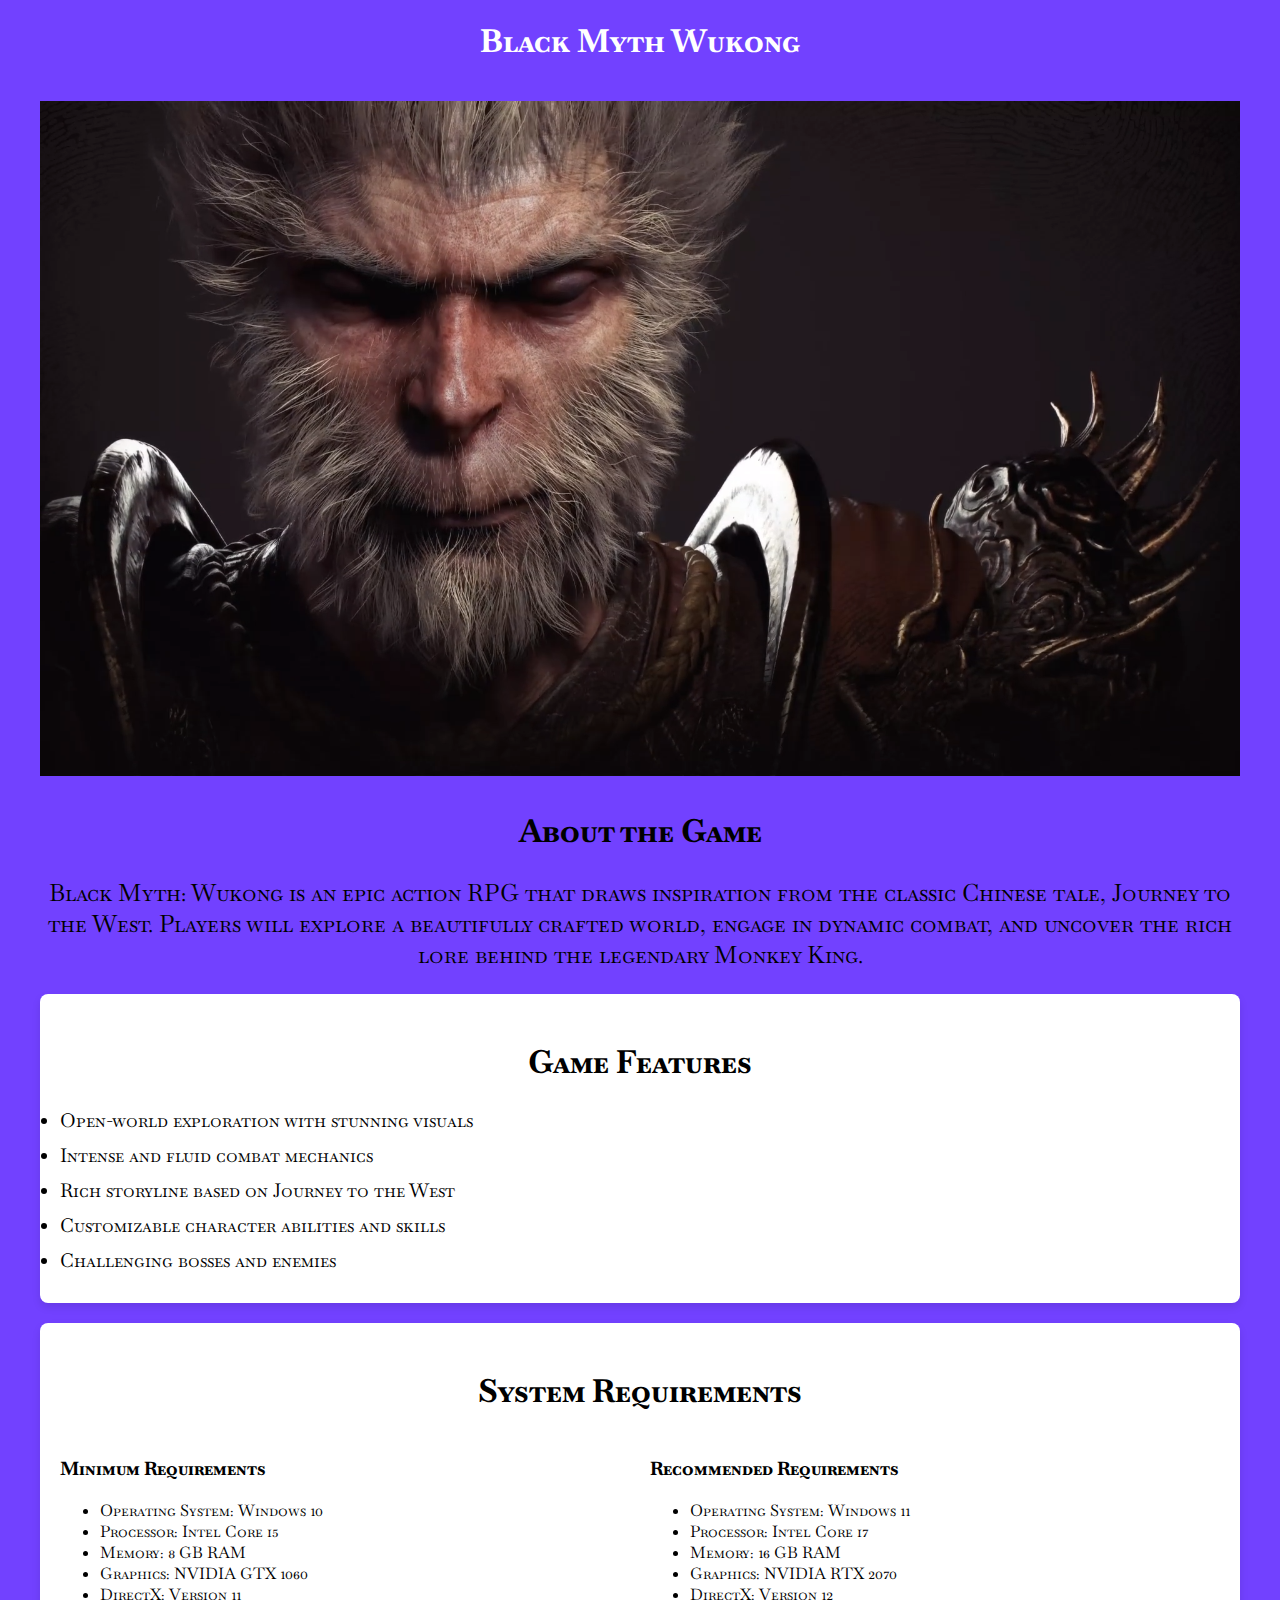
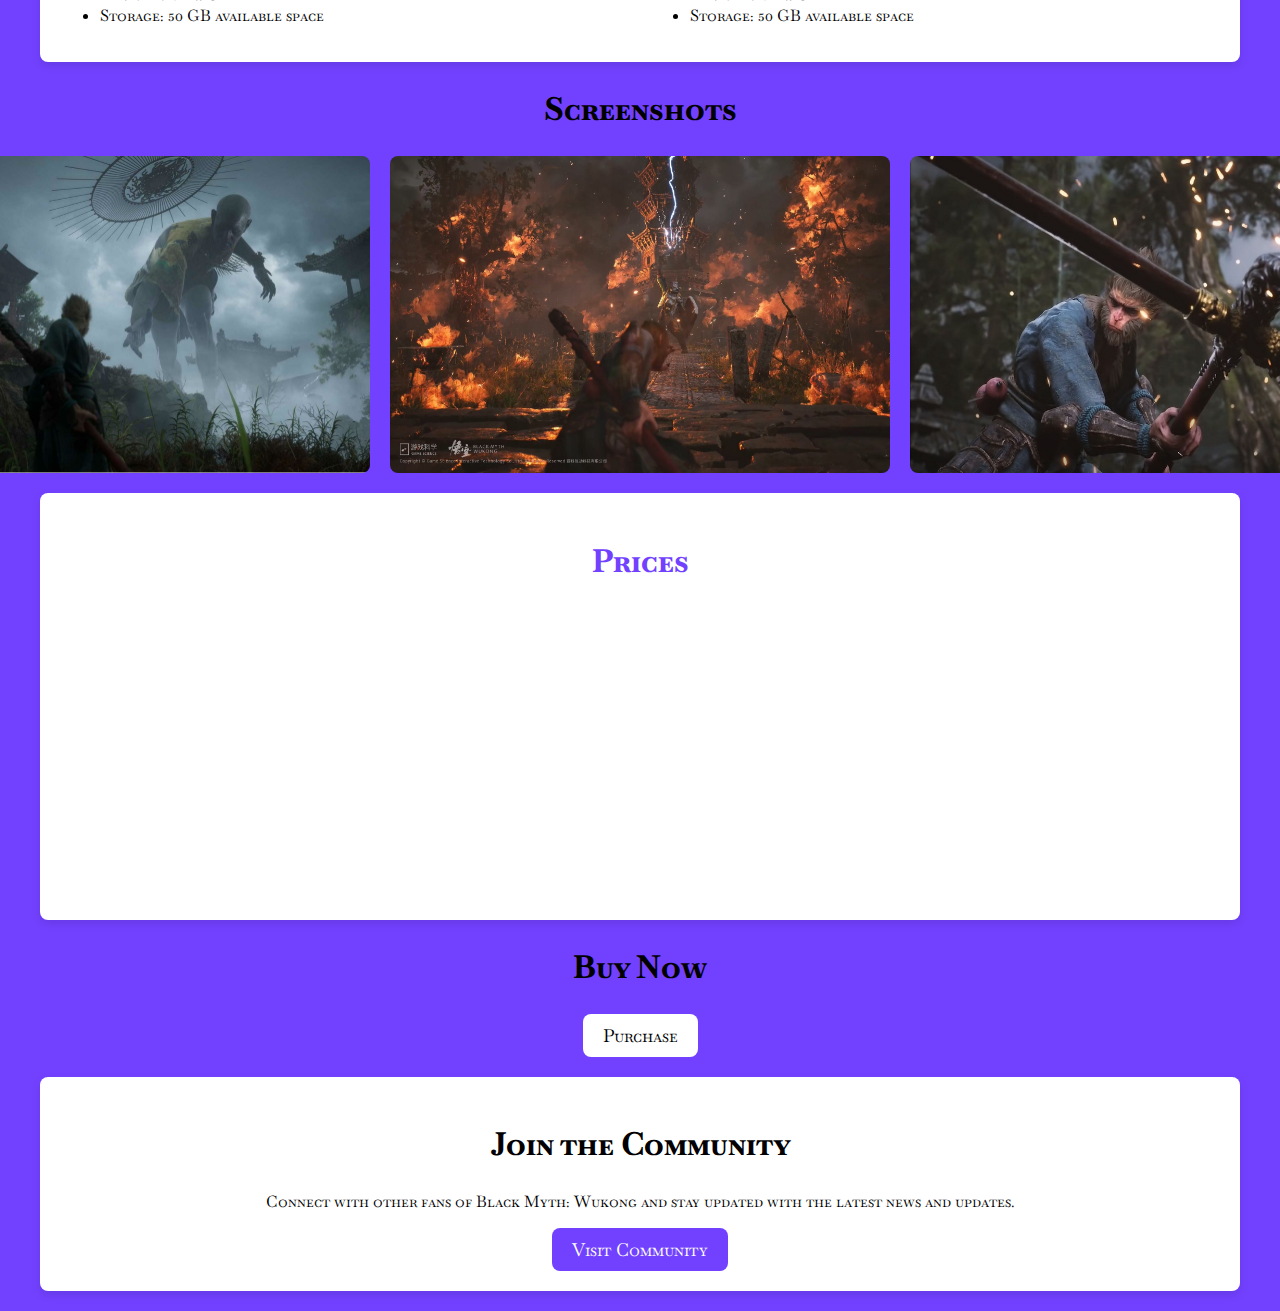
<file: black.html>
<!DOCTYPE html>
<html lang="en">
<head>
    <meta charset="UTF-8">
    <meta name="viewport" content="width=, initial-scale=1.0">
    <link rel="stylesheet" href="./black.css">
    <link rel="preconnect" href="https://fonts.googleapis.com">
    <link rel="preconnect" href="https://fonts.gstatic.com" crossorigin>
    <link href="https://fonts.googleapis.com/css2?family=Baskervville+SC&display=swap" rel="stylesheet">
    <title>Black Myth Wukong</title>
</head>
<body>
    <header>
        <h1>Black Myth Wukong</h1>
    </header>
    
    <main>
        <section class="game-info">
            <img src="./wp8221247-black-myth-wukong-wallpapers.png" alt="Black Myth Wukong Logo" class="game-logo">
            <h2>About the Game</h2>
            <p>Black Myth: Wukong is an epic action RPG that draws inspiration from the classic Chinese tale, Journey to the West. Players will explore a beautifully crafted world, engage in dynamic combat, and uncover the rich lore behind the legendary Monkey King.</p>
        </section>

        <section class="features">
            <h2>Game Features</h2>
            <ul>
                <li>Open-world exploration with stunning visuals</li>
                <li>Intense and fluid combat mechanics</li>
                <li>Rich storyline based on Journey to the West</li>
                <li>Customizable character abilities and skills</li>
                <li>Challenging bosses and enemies</li>
            </ul>
        </section>

        <section class="system-requirements">
            <h2>System Requirements</h2>
            <div class="requirements">
                <div class="requirements-column">
                    <h3>Minimum Requirements</h3>
                    <ul>
                        <li>Operating System: Windows 10</li>
                        <li>Processor: Intel Core i5</li>
                        <li>Memory: 8 GB RAM</li>
                        <li>Graphics: NVIDIA GTX 1060</li>
                        <li>DirectX: Version 11</li>
                        <li>Storage: 50 GB available space</li>
                    </ul>
                </div>
                <div class="requirements-column">
                    <h3>Recommended Requirements</h3>
                    <ul>
                        <li>Operating System: Windows 11</li>
                        <li>Processor: Intel Core i7</li>
                        <li>Memory: 16 GB RAM</li>
                        <li>Graphics: NVIDIA RTX 2070</li>
                        <li>DirectX: Version 12</li>
                        <li>Storage: 50 GB available space</li>
                    </ul>
                </div>
            </div>
        </section>

        <section class="screenshots">
            <h2>Screenshots</h2>
            <div class="screenshot-gallery">
                <img src="./wp8221241-black-myth-wukong-wallpapers.jpg" alt="Screenshot 1">
                <img src="./wp8221255-black-myth-wukong-wallpapers.jpg" alt="Screenshot 2">
                <img src="./wp8221416-black-myth-wukong-wallpapers.jpg" alt="Screenshot 3">
            </div>
        </section>

        <section class="prices">
            <h2>Prices</h2>
            <div class="price-options">
                <div class="price-card">
                    <h3>Standard Edition</h3>
                    <p>Includes the base game.</p>
                    <p class="price">$49.99</p>
                    <a href="#" class="buy-button2">Buy Standard</a>
                </div>
                <div class="price-card">
                    <h3>Deluxe Edition</h3>
                    <p>Includes the base game, exclusive in-game items, and digital soundtrack.</p>
                    <p class="price">$69.99</p>
                    <a href="#" class="buy-button2">Buy Deluxe</a>
                </div>
                <div class="price-card">
                    <h3>Collector's Edition</h3>
                    <p>Includes the base game, all deluxe content, artbook, and a special figure.</p>
                    <p class="price">$99.99</p>
                    <a href="#" class="buy-button2">Buy Collector's</a>
                </div>
            </div>
        </section>
        

        <section class="buy-options">
            <h2>Buy Now</h2>
            <a href="./login .html" class="buy-button">Purchase</a>
        </section>

        <section class="community">
            <h2>Join the Community</h2>
            <p>Connect with other fans of Black Myth: Wukong and stay updated with the latest news and updates.</p>
            <a href="#" class="community-button">Visit Community</a>
        </section>
    </main>

</body>
</html>
</file>
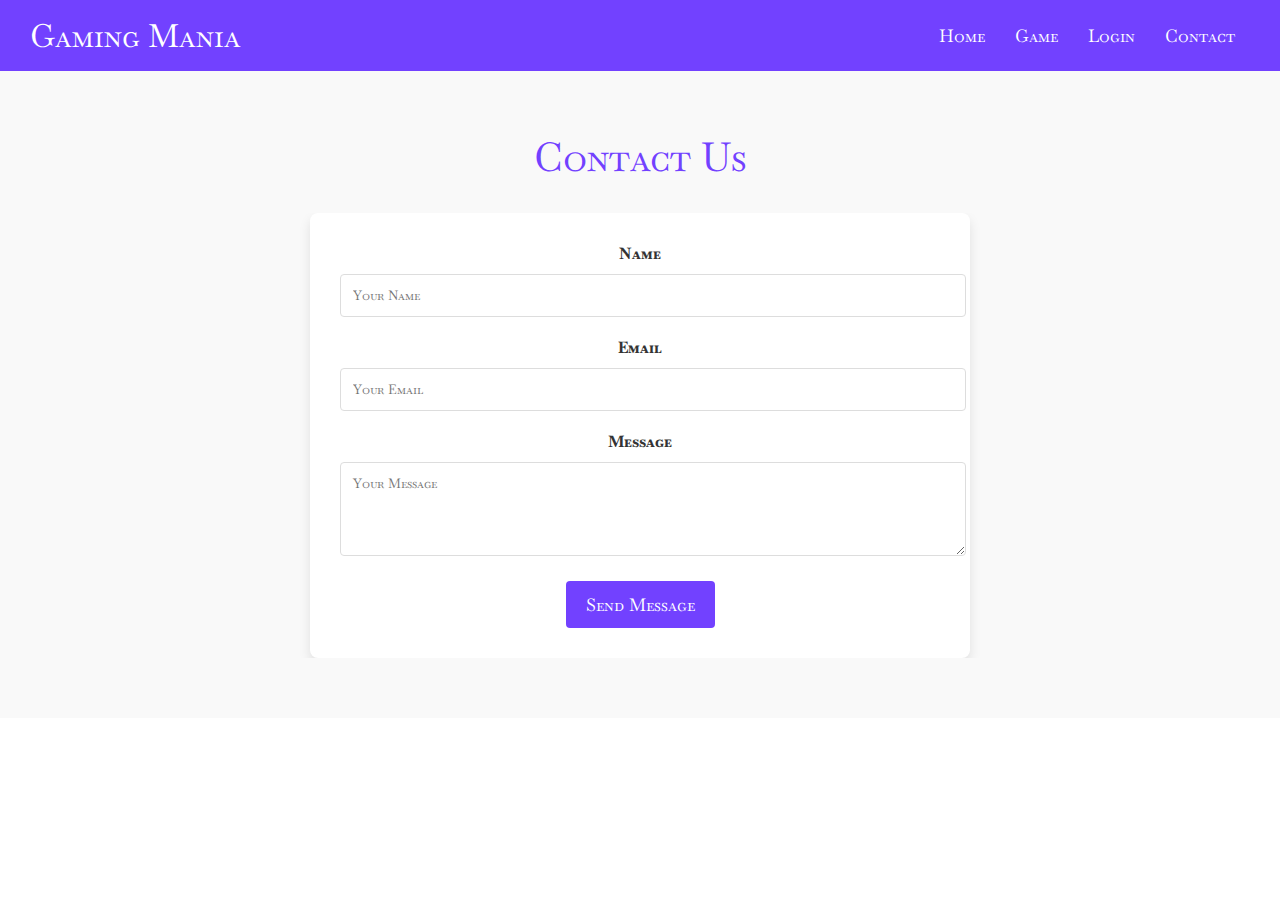
<file: contact.html>
<!DOCTYPE html>
<html lang="en">
<head>
    <meta charset="UTF-8">
    <meta name="viewport" content="width=device-width, initial-scale=1.0">
    <title>Gaming-Mania</title>
    <link rel="preconnect" href="https://fonts.googleapis.com">
    <link rel="preconnect" href="https://fonts.gstatic.com" crossorigin>
    <link href="https://fonts.googleapis.com/css2?family=Baskervville+SC&display=swap" rel="stylesheet">
    <link rel="stylesheet" href="./contact.css">
</head>
<body>
     <!-- header section -->
     
     <nav class="navbar">
        <div class="brand-title">Gaming Mania</div>
        <a href="javascript:void(0);" class="toggle-button">
            <span class="bar"></span>
            <span class="bar"></span>
            <span class="bar"></span>
        </a>
        <div class="navbar-links">
            <ul>
                <li><a href="./index.html">Home</a></li>
                <li><a href="#featured">Game</a></li>
                <li><a href="./login.html">Login</a></li>
                <li><a href="./contact.html">Contact</a></li>
                </li>
            </ul>
        </div>
    </nav>

    <main>
        <section class="contact-section">
            <h1>Contact Us</h1>
            <div class="contact-container">
                <form class="contact-form">
                    <label for="name">Name</label>
                    <input type="text" id="name" name="name" placeholder="Your Name" required>

                    <label for="email">Email</label>
                    <input type="email" id="email" name="email" placeholder="Your Email" required>

                    <label for="message">Message</label>
                    <textarea id="message" name="message" placeholder="Your Message" rows="4" required></textarea>

                    <button type="submit">Send Message</button>
                </form>
            </div>
        </section>
    </main>

    <script>
        // Toggle button functionality
        const toggleButton = document.querySelector('.toggle-button');
        const navbarLinks = document.querySelector('.navbar-links');

        toggleButton.addEventListener('click', () => {
            navbarLinks.classList.toggle('active');
        });
    </script>
</body>
</html>
</file>
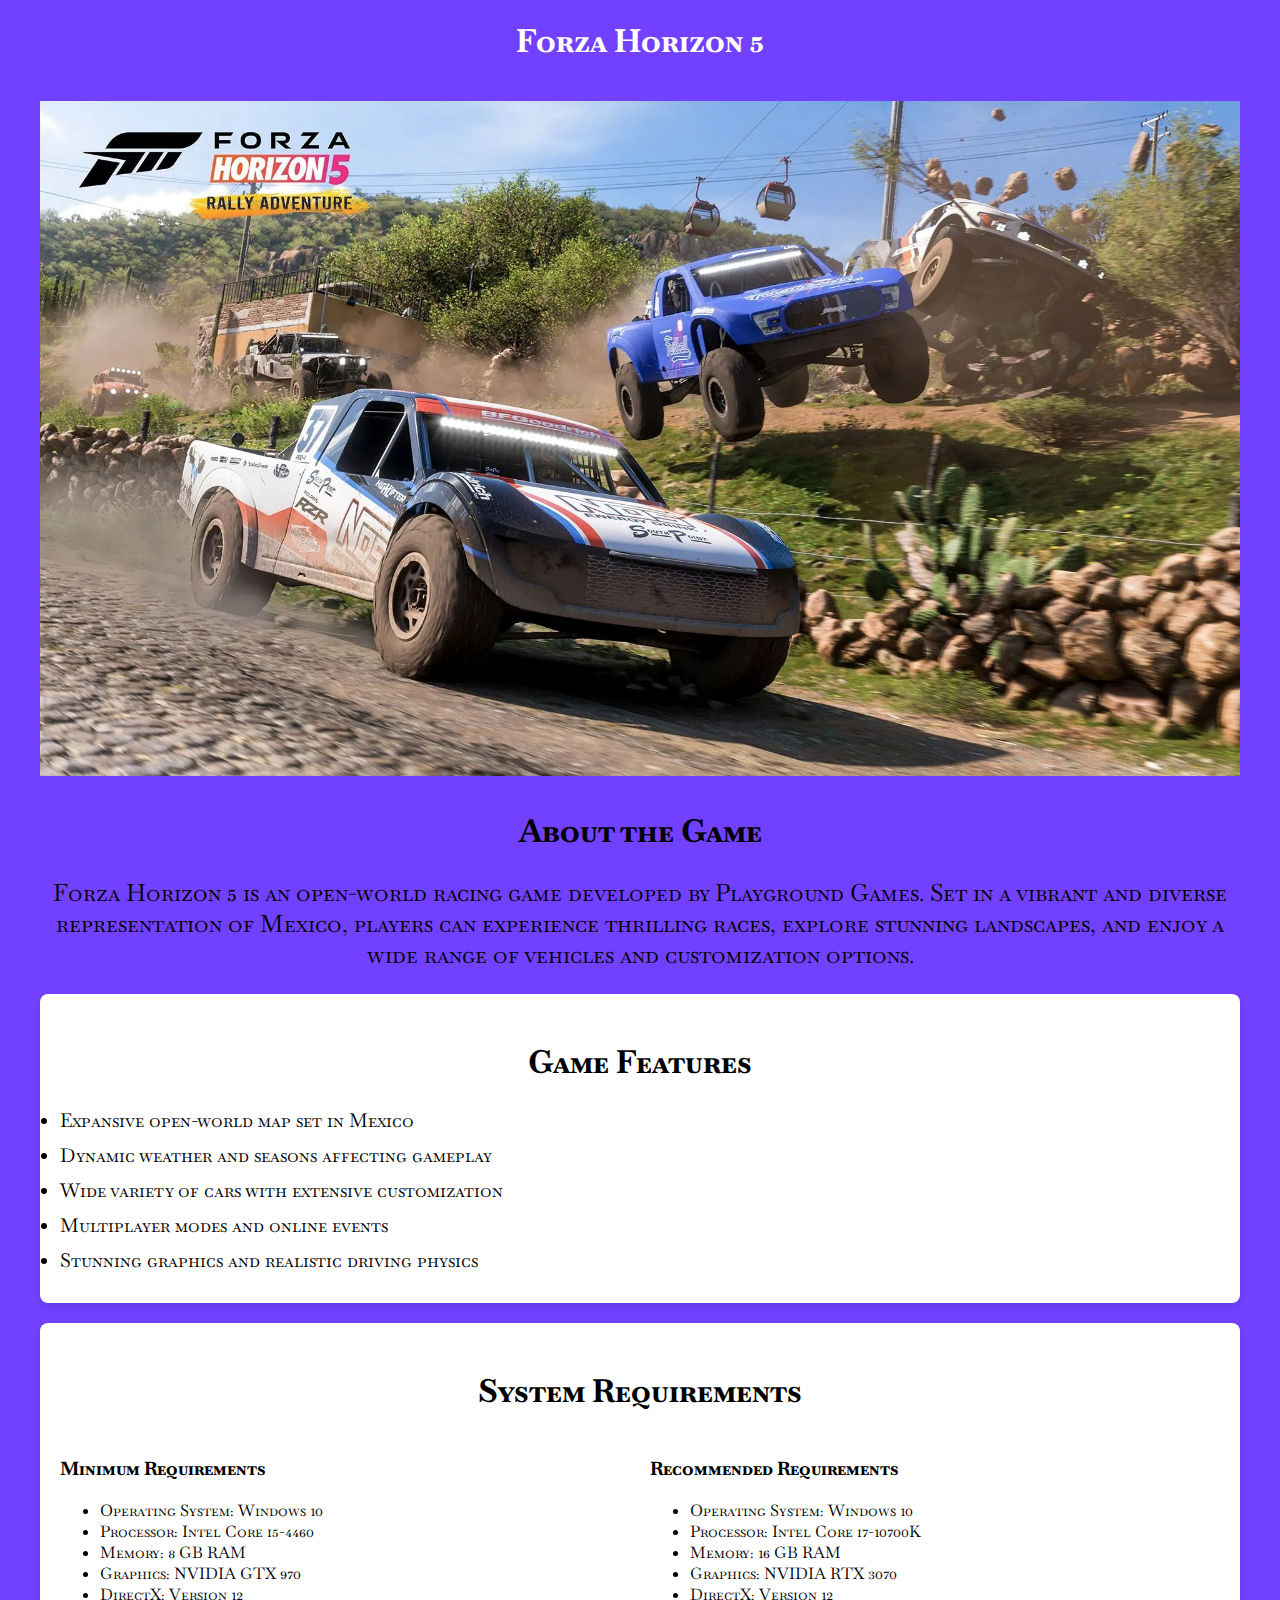
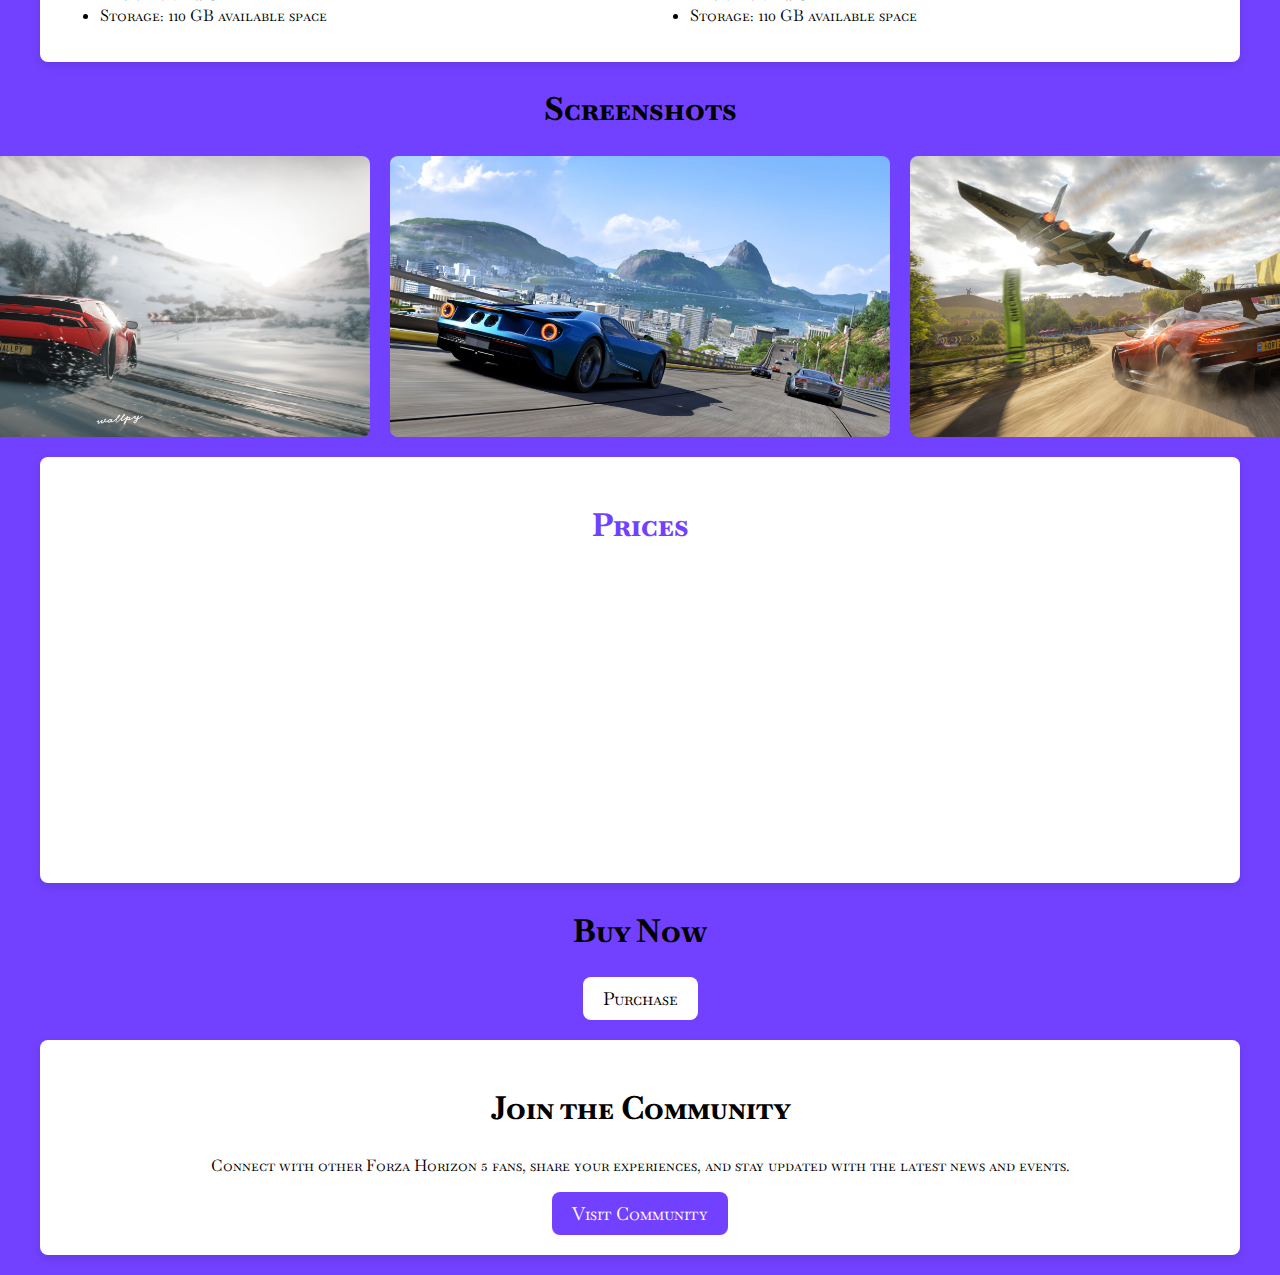
<file: froza.html>
<!DOCTYPE html>
<html lang="en">
<head>
    <meta charset="UTF-8">
    <meta name="viewport" content="width=device-width, initial-scale=1.0">
    <title>Forza Horizon 5</title>
    <link rel="stylesheet" href="./froza.css">
    <link rel="preconnect" href="https://fonts.googleapis.com">
    <link rel="preconnect" href="https://fonts.gstatic.com" crossorigin>
    <link href="https://fonts.googleapis.com/css2?family=Baskervville+SC&display=swap" rel="stylesheet">
</head>
<body>
    <header>
        <h1>Forza Horizon 5</h1>
    </header>
    
    <main>
        <section class="game-info">
            <img src="./wp12136365-forza-horizon-5-rally-adventure-dlc-wallpapers.jpg" alt="Forza Horizon 5 Logo" class="game-logo">
            <h2>About the Game</h2>
            <p>Forza Horizon 5 is an open-world racing game developed by Playground Games. Set in a vibrant and diverse representation of Mexico, players can experience thrilling races, explore stunning landscapes, and enjoy a wide range of vehicles and customization options.</p>
        </section>

        <section class="features">
            <h2>Game Features</h2>
            <ul>
                <li>Expansive open-world map set in Mexico</li>
                <li>Dynamic weather and seasons affecting gameplay</li>
                <li>Wide variety of cars with extensive customization</li>
                <li>Multiplayer modes and online events</li>
                <li>Stunning graphics and realistic driving physics</li>
            </ul>
        </section>

        <section class="system-requirements">
            <h2>System Requirements</h2>
            <div class="requirements">
                <div class="requirements-column">
                    <h3>Minimum Requirements</h3>
                    <ul>
                        <li>Operating System: Windows 10</li>
                        <li>Processor: Intel Core i5-4460</li>
                        <li>Memory: 8 GB RAM</li>
                        <li>Graphics: NVIDIA GTX 970</li>
                        <li>DirectX: Version 12</li>
                        <li>Storage: 110 GB available space</li>
                    </ul>
                </div>
                <div class="requirements-column">
                    <h3>Recommended Requirements</h3>
                    <ul>
                        <li>Operating System: Windows 10</li>
                        <li>Processor: Intel Core i7-10700K</li>
                        <li>Memory: 16 GB RAM</li>
                        <li>Graphics: NVIDIA RTX 3070</li>
                        <li>DirectX: Version 12</li>
                        <li>Storage: 110 GB available space</li>
                    </ul>
                </div>
            </div>
        </section>

        <section class="screenshots">
            <h2>Screenshots</h2>
            <div class="screenshot-gallery">
                <img src="./wp12296992-lamborghini-drifting-wallpapers.jpg" alt="Screenshot 1">
                <img src="./wp11907480-forza-horizon-6-wallpapers.jpg" alt="Screenshot 2">
                <img src="./wp12568235-forza-horizon-4-4k-wallpapers.jpg " alt="Screenshot 3">
            </div>
        </section>

        <section class="prices">
            <h2>Prices</h2>
            <div class="price-options">
                <div class="price-card">
                    <h3>Standard Edition</h3>
                    <p>Includes the base game.</p>
                    <p class="price">$59.99</p>
                    <a href="#" class="buy-button2">Buy Standard</a>
                </div>
                <div class="price-card">
                    <h3>Deluxe Edition</h3>
                    <p>Includes the base game and the Car Pass.</p>
                    <p class="price">$79.99</p>
                    <a href="#" class="buy-button2">Buy Deluxe</a>
                </div>
                <div class="price-card">
                    <h3>Premium Edition</h3>
                    <p>Includes the base game, Car Pass, VIP Membership, and Expansion Pack.</p>
                    <p class="price">$99.99</p>
                    <a href="#" class="buy-button2">Buy Premium</a>
                </div>
            </div>
        </section>
        

        <section class="buy-options">
            <h2>Buy Now</h2>
            <a href="#" class="buy-button">Purchase</a>
        </section>

        <section class="community">
            <h2>Join the Community</h2>
            <p>Connect with other Forza Horizon 5 fans, share your experiences, and stay updated with the latest news and events.</p>
            <a href="#" class="community-button">Visit Community</a>
        </section>
    </main>
</body>
</html>
</file>
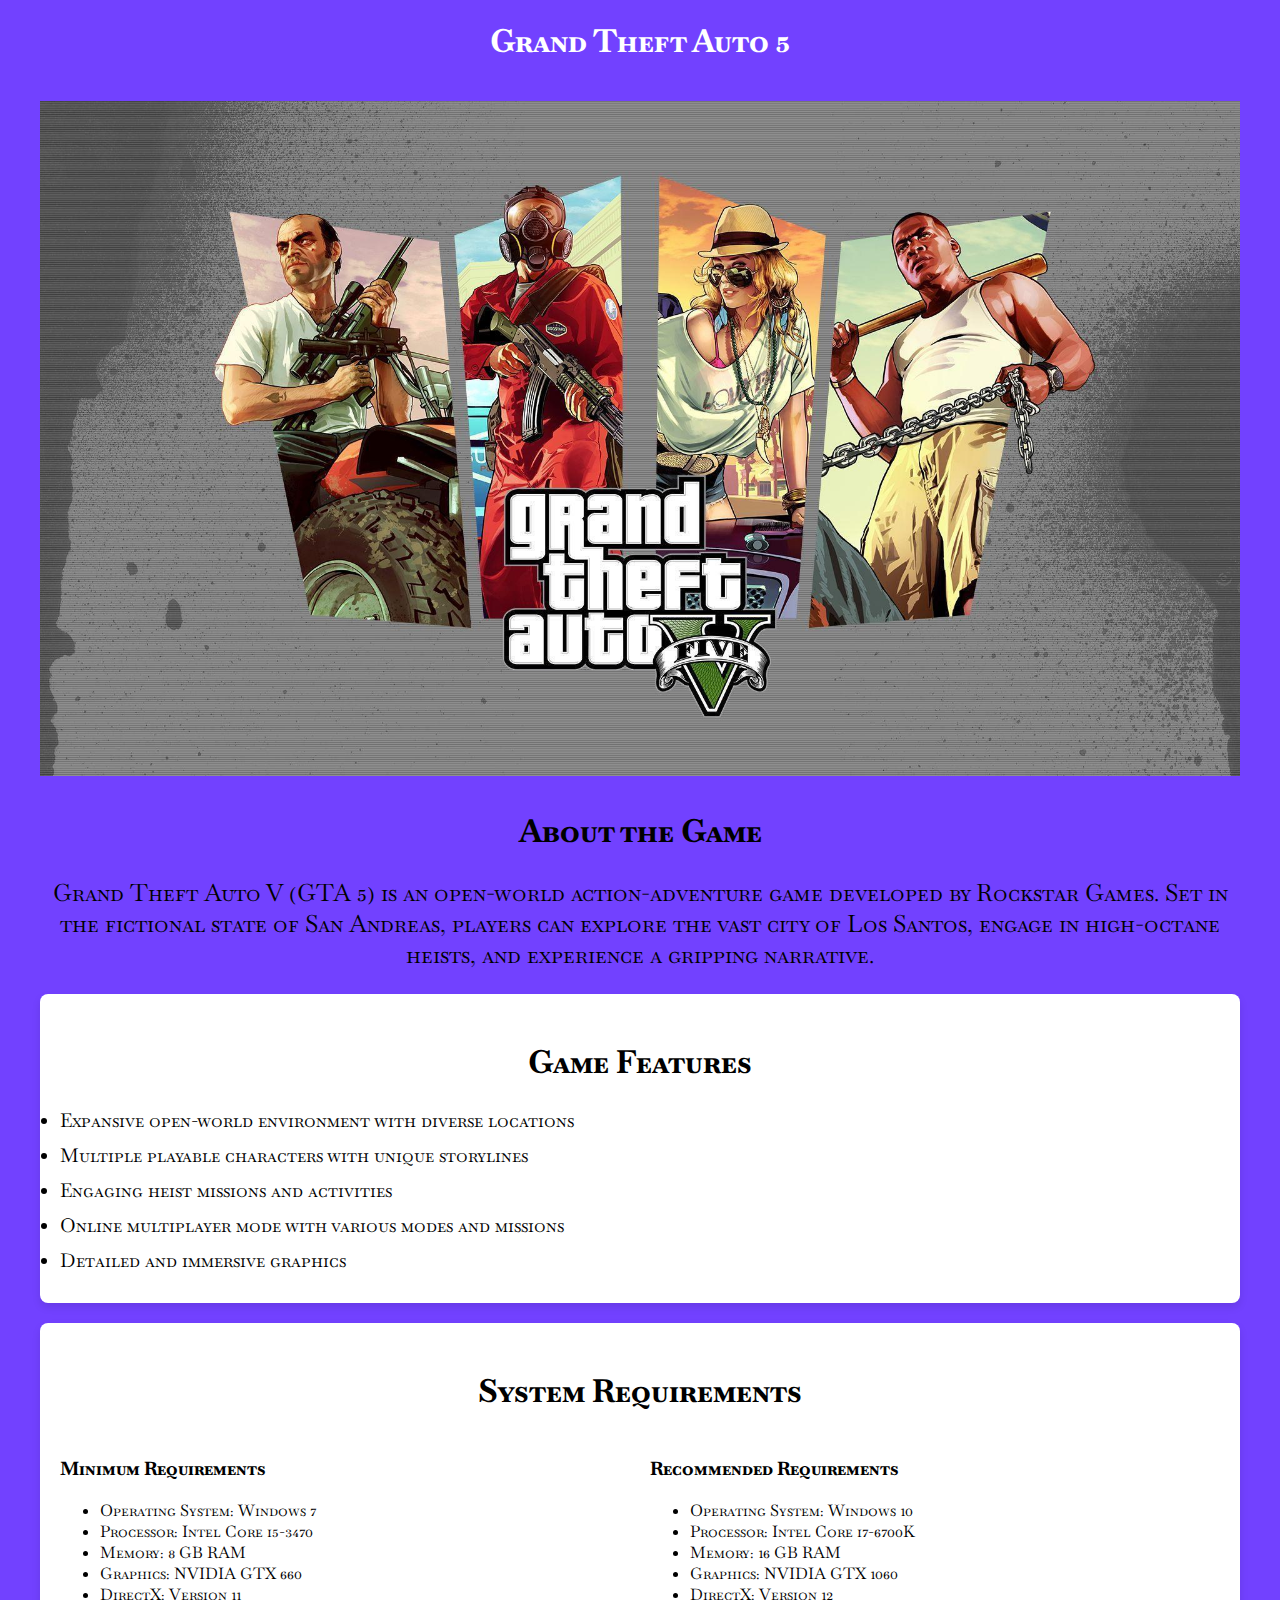
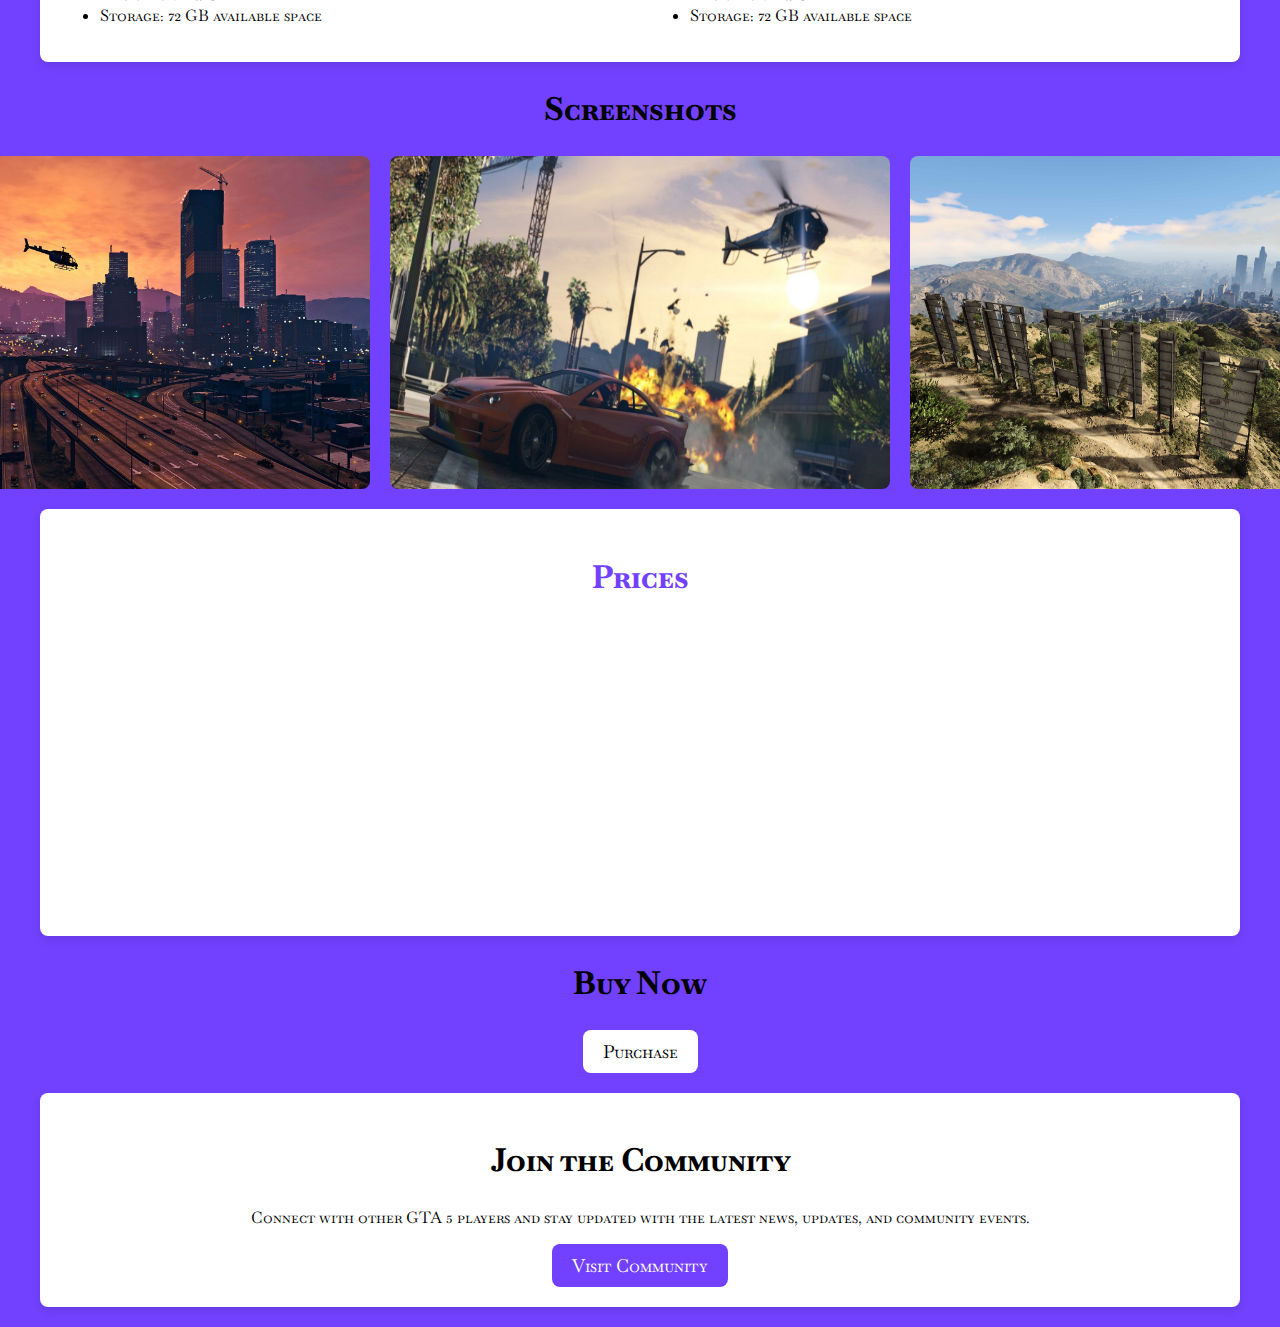
<file: gta.html>
<!DOCTYPE html>
<html lang="en">
<head>
    <meta charset="UTF-8">
    <meta name="viewport" content="width=device-width, initial-scale=1.0">
    <link rel="preconnect" href="https://fonts.googleapis.com">
    <link rel="preconnect" href="https://fonts.gstatic.com" crossorigin>
    <link href="https://fonts.googleapis.com/css2?family=Baskervville+SC&display=swap" rel="stylesheet">
    <link rel="stylesheet" href="./gta.css">
    <title>Grand Thift Auto 5</title>
</head>
<body>
    <header>
        <h1>Grand Theft Auto 5</h1>
    </header>
    
    <main>
        <section class="game-info">
            <img src="./wp11945832-gta-5-character-wallpapers.jpg" alt="GTA 5 Logo" class="game-logo">
            <h2>About the Game</h2>
            <p>Grand Theft Auto V (GTA 5) is an open-world action-adventure game developed by Rockstar Games. Set in the fictional state of San Andreas, players can explore the vast city of Los Santos, engage in high-octane heists, and experience a gripping narrative.</p>
        </section>

        <section class="features">
            <h2>Game Features</h2>
            <ul>
                <li>Expansive open-world environment with diverse locations</li>
                <li>Multiple playable characters with unique storylines</li>
                <li>Engaging heist missions and activities</li>
                <li>Online multiplayer mode with various modes and missions</li>
                <li>Detailed and immersive graphics</li>
            </ul>
        </section>

        <section class="system-requirements">
            <h2>System Requirements</h2>
            <div class="requirements">
                <div class="requirements-column">
                    <h3>Minimum Requirements</h3>
                    <ul>
                        <li>Operating System: Windows 7</li>
                        <li>Processor: Intel Core i5-3470</li>
                        <li>Memory: 8 GB RAM</li>
                        <li>Graphics: NVIDIA GTX 660</li>
                        <li>DirectX: Version 11</li>
                        <li>Storage: 72 GB available space</li>
                    </ul>
                </div>
                <div class="requirements-column">
                    <h3>Recommended Requirements</h3>
                    <ul>
                        <li>Operating System: Windows 10</li>
                        <li>Processor: Intel Core i7-6700K</li>
                        <li>Memory: 16 GB RAM</li>
                        <li>Graphics: NVIDIA GTX 1060</li>
                        <li>DirectX: Version 12</li>
                        <li>Storage: 72 GB available space</li>
                    </ul>
                </div>
            </div>
        </section>

        <section class="screenshots">
            <h2>Screenshots</h2>
            <div class="screenshot-gallery">
                <img src="./wp14136438-gta-5-ps5-wallpapers.jpg" alt="Screenshot 1">
                <img src="./wp14136542-gta-5-ps5-wallpapers.jpg" alt="Screenshot 2">
                <img src="./wp14136390-gta-5-ps5-wallpapers.jpg" alt="Screenshot 3">
            </div>
        </section>
        <section class="prices">
            <h2>Prices</h2>
            <div class="price-options">
                <div class="price-card">
                    <h3>Base Game</h3>
                    <p>Includes the standard version of GTA 5.</p>
                    <p class="price">$29.99</p>
                    <a href="#" class="buy-button2">Buy Base Game</a>
                </div>
                <div class="price-card">
                    <h3>Premium Edition</h3>
                    <p>Includes the base game, additional in-game content, and a bonus currency pack.</p>
                    <p class="price">$59.99</p>
                    <a href="#" class="buy-button2">Buy Premium</a>
                </div>
                <div class="price-card">
                    <h3>Ultimate Edition</h3>
                    <p>Includes all Premium content plus exclusive items and a special in-game vehicle.</p>
                    <p class="price">$89.99</p>
                    <a href="#" class="buy-button2">Buy Ultimate</a>
                </div>
            </div>
        </section>
        

        <section class="buy-options">
            <h2>Buy Now</h2>
            <a href="#" class="buy-button">Purchase</a>
        </section>

        <section class="community">
            <h2>Join the Community</h2>
            <p>Connect with other GTA 5 players and stay updated with the latest news, updates, and community events.</p>
            <a href="#" class="community-button">Visit Community</a>
        </section>
    </main>
</body>
</html>
</file>
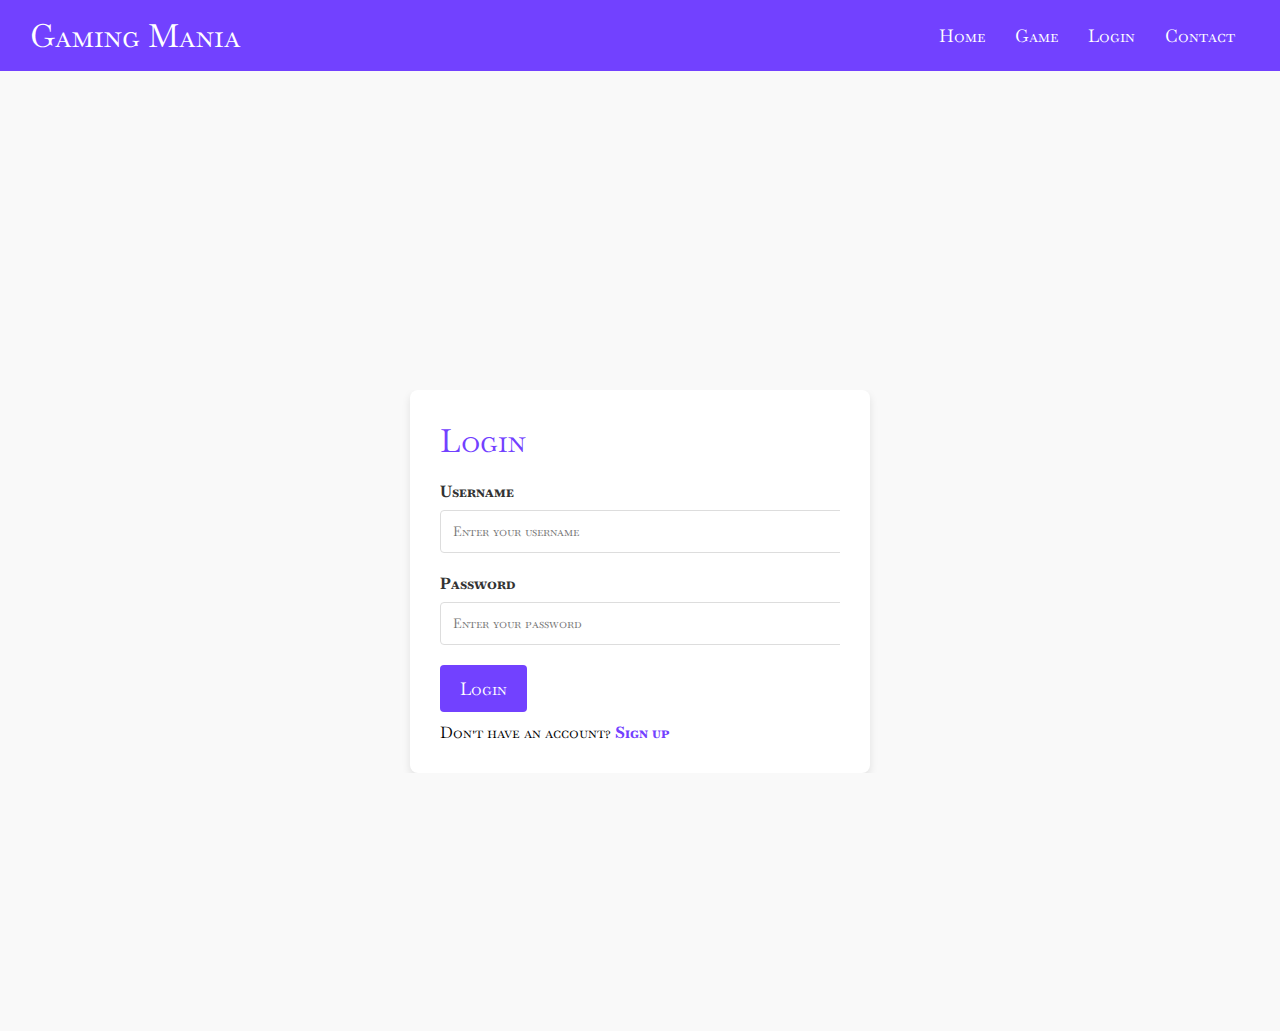
<file: login.html>
<!DOCTYPE html>
<html lang="en">
<head>
    <meta charset="UTF-8">
    <meta name="viewport" content="width=device-width, initial-scale=1.0">
    <title>Gaming-Mania</title>
    <link rel="stylesheet" href="./login.css">
    <link rel="preconnect" href="https://fonts.googleapis.com">
    <link rel="preconnect" href="https://fonts.gstatic.com" crossorigin>
    <link href="https://fonts.googleapis.com/css2?family=Baskervville+SC&display=swap" rel="stylesheet">
</head>
<body>
   
 <!-- header section -->
     
 <nav class="navbar">
    <div class="brand-title">Gaming Mania</div>
    <a href="javascript:void(0);" class="toggle-button">
        <span class="bar"></span>
        <span class="bar"></span>
        <span class="bar"></span>
    </a>
    <div class="navbar-links">
        <ul>
            <li><a href="./index.html">Home</a></li>
            <li><a href="#featured">Game</a></li>
            <li><a href="./login.html">Login</a></li>
            <li><a href="./contact.html">Contact</a></li>
            </li>
        </ul>
    </div>
</nav>
    
<main>
    <section class="auth-section">
        <div class="auth-container">
            <div class="auth-form">
                <h1 id="form-title">Login</h1>
                <form id="auth-form">
                    <label for="username">Username</label>
                    <input type="text" id="username" name="username" placeholder="Enter your username" required>

                    <label for="password">Password</label>
                    <input type="password" id="password" name="password" placeholder="Enter your password" required>

                    <button type="submit">Login</button>

                    <p>Don't have an account? <a href="#" id="toggle-form">Sign up</a></p>
                </form>
            </div>
        </div>
    </section>
</main>

<script>
    // Toggle between Login and Signup forms
    const toggleFormLink = document.getElementById('toggle-form');
    const formTitle = document.getElementById('form-title');
    const authForm = document.getElementById('auth-form');

    toggleFormLink.addEventListener('click', (e) => {
        e.preventDefault();
        if (formTitle.textContent === 'Login') {
            formTitle.textContent = 'Sign Up';
            authForm.innerHTML = `
                <label for="username">Username</label>
                <input type="text" id="username" name="username" placeholder="Enter your username" required>

                <label for="email">Email</label>
                <input type="email" id="email" name="email" placeholder="Enter your email" required>

                <label for="password">Password</label>
                <input type="password" id="password" name="password" placeholder="Enter your password" required>

                <button type="submit">Sign Up</button>

                <p>Already have an account? <a href="#" id="toggle-form">Login</a></p>
            `;
        } else {
            formTitle.textContent = 'Login';
            authForm.innerHTML = `
                <label for="username">Username</label>
                <input type="text" id="username" name="username" placeholder="Enter your username" required>

                <label for="password">Password</label>
                <input type="password" id="password" name="password" placeholder="Enter your password" required>

                <button type="submit">Login</button>

                <p>Don't have an account? <a href="#" id="toggle-form">Sign up</a></p>
            `;
        }
    });
</script>

    <script>
        // Toggle button functionality
        const toggleButton = document.querySelector('.toggle-button');
        const navbarLinks = document.querySelector('.navbar-links');

        toggleButton.addEventListener('click', () => {
            navbarLinks.classList.toggle('active');
        });
    </script>
</body>
</html>
</file>
<file: black.css>
/* styles.css */
body {
    font-family: "Baskervville SC", serif;
  font-weight: 400;
  font-style: normal;
    background-color: #7241FF;
    color: black;
    margin: 0;
    padding: 0;
}

header {
    background-color: #7241FF;
    color: white;
    padding: 20px;
    text-align: center;
    position: sticky;
    top: 0;
    z-index: 1000;
    animation: slideDown 0.5s ease-out;
}

h1 {
    margin: 0;
}

main {
    padding: 20px;
    max-width: 1200px;
    margin: auto;
}

.game-info {
    text-align: center;
    margin-bottom: 20px;
    font-size: 1.5rem;
}

.game-logo {
    max-width: 100%;
    height: auto;
    animation: fadeIn 1s ease-in-out;
}

.features {
    background: white;
    padding: 20px;
    border-radius: 8px;
    box-shadow: 0 4px 8px rgba(0, 0, 0, 0.1);
    margin-bottom: 20px;
    animation: fadeInUp 1s ease-in-out;
}

.features ul {
    list-style-type: disc;
    margin: 0;
    padding: 0;
    font-size: 1.2rem;
}

.features li {
    margin: 10px 0;
}

.system-requirements {
    background: white;
    padding: 20px;
    border-radius: 8px;
    box-shadow: 0 4px 8px rgba(0, 0, 0, 0.1);
    margin-bottom: 20px;
    animation: fadeInUp 1s ease-in-out;
}

.requirements {
    display: flex;
    justify-content: space-between;
    gap: 20px;
}

.requirements-column {
    flex: 1;
}

h2 {
    color: black;
    font-size: 2rem;
    text-align: center;
}

.screenshots {
    margin-bottom: 20px;
}

.screenshot-gallery {
    justify-content: center;
    display: flex;
    gap: 20px;
}

.screenshot-gallery img {
    width: 100%;
    max-width: 500px;
    height: auto;
    border-radius: 8px;
    transition: transform 0.3s ease, box-shadow 0.3s ease;
}

.screenshot-gallery img:hover {
    transform: scale(1.1);
    box-shadow: 0 8px 16px rgba(0, 0, 0, 0.2);
}

.buy-options {
    text-align: center;
    margin-bottom: 20px;
}

.buy-button {
    display: inline-block;
    background-color: #ffffff;
    color: black;
    padding: 10px 20px;
    text-decoration: none;
    border-radius: 8px;
    font-size: 18px;
    transition: background-color 0.3s ease, transform 0.3s ease;
}

.buy-button:hover {
    color: white;
    background-color: black;
    transform: scale(1.05);
}

.community {
    background: white;
    padding: 20px;
    border-radius: 8px;
    box-shadow: 0 4px 8px rgba(0, 0, 0, 0.1);
    text-align: center;
    animation: fadeInUp 1s ease-in-out;
}

.community-button {
    display: inline-block;
    background-color: #7241FF;
    color: white;
    padding: 10px 20px;
    text-decoration: none;
    border-radius: 8px;
    font-size: 18px;
    transition: background-color 0.3s ease, transform 0.3s ease;
}

.community-button:hover {
    background-color: #5c2fbb;
    transform: scale(1.05);
}

footer {
    background-color: #7241FF;
    color: white;
    text-align: center;
    padding: 10px;
    position: fixed;
    bottom: 0;
    width: 100%;
}

/* Animations */
@keyframes fadeIn {
    from {
        opacity: 0;
    }
    to {
        opacity: 1;
    }
}

@keyframes fadeInUp {
    from {
        opacity: 0;
        transform: translateY(20px);
    }
    to {
        opacity: 1;
        transform: translateY(0);
    }
}

@keyframes slideDown {
    from {
        transform: translateY(-100%);
    }
    to {
        transform: translateY(0);
    }
}
/* Prices Section */
.prices {
    background: white;
    padding: 20px;
    border-radius: 8px;
    box-shadow: 0 4px 8px rgba(0, 0, 0, 0.1);
    margin-bottom: 20px;
    animation: fadeInUp 1s ease-in-out;
    text-align: center;
}

.prices h2 {
    color: #7241FF;
    margin-bottom: 20px;
}

.price-options {
    display: flex;
    justify-content: center;
    gap: 20px;
    flex-wrap: wrap;
}

.price-card {
    background-color: #f4f4f4;
    padding: 20px;
    display: flex;
    flex-direction: column;
    align-items: center;
    justify-content: space-between;
    border-radius: 8px;
    box-shadow: 0 4px 8px rgba(0, 0, 0, 0.1);
    width: 100%;
    max-width: 250px;
    transition: transform 0.3s ease, box-shadow 0.3s ease;
    position: relative;
    overflow: hidden;
    animation: slideIn 0.8s ease-in-out forwards;
    opacity: 0;
}

.price-card:hover {
    transform: translateY(-10px);
    box-shadow: 0 8px 16px rgba(0, 0, 0, 0.2);
}

.price-card h3 {
    color: #7241FF;
    margin-bottom: 10px;
}

.price-card p {
    margin: 10px 0;
}

.price-card .price {
    font-size: 24px;
    font-weight: bold;
    color: #333;
}

.buy-button2 {
    display: flex;
    justify-content: center;
    background-color: #7241FF;
    color: white;
    padding: 10px 20px;
    text-decoration: none;
    border-radius: 8px;
    font-size: 16px;
    transition: background-color 0.3s ease, transform 0.3s ease;
    margin-top: 30px;

}

.buy-button2:hover {
    background-color: #5c2fbb;
    transform: scale(1.05);
}

/* Animations */
@keyframes slideIn {
    from {
        transform: translateY(30px);
        opacity: 0;
    }
    to {
        transform: translateY(0);
        opacity: 1;
    }
}

@media (max-width: 768px) {
    .price-options {
        flex-direction: column;
        align-items: center;
    }
}
</file>
<file: contact.css>
*{
    margin: 0;
    padding: 0;
    font-family: "Baskervville SC", serif;
    font-weight: 400;
    font-style: normal;
    overflow-x: hidden
}
.navbar {
  
  display: flex;
  justify-content: space-between;
  align-items: center;
  padding: 15px 30px;
  background-color: #7241FF;
  position: relative;
}

.brand-title {
  font-family: "Baskervville SC", serif;
  font-weight: 400;
  font-style: normal;
  font-size: 2rem;
  color: #fff;
}

.toggle-button {
  display: none;
  flex-direction: column;
  cursor: pointer;
}

.toggle-button .bar {
  width: 25px;
  height: 3px;
  background-color: #fff;
  margin: 4px 0;
  transition: 0.4s;
}

.navbar-links {
  display: flex;
  align-items: center;
  transition: max-height 0.5s ease-out;
}

.navbar-links ul {
  list-style: none;
  display: flex;
  padding-left: 0;
}

.navbar-links li {
  padding: 0 15px;
}

.navbar-links a {
  font-family: "Baskervville SC", serif;
  font-weight: 400;
  font-style: normal;
  color: #fff;
  text-decoration: none;
  font-size: 1.1em;
  transition: color 0.3s;
}

.navbar-links a:hover {
  color: #ffdf91;
  transform: scale(1.1);
}

@media (max-width: 768px) {
  .toggle-button {
      display: flex;
  }
  .navbar-links {
      display: none;
      width: 100%;
      flex-direction: column;
      align-items: center;
      background-color: #7241FF;
      position: absolute;
      top: 60px;
      left: 0;
      overflow: hidden;
      /* transition: max-height 0.5s ease-out; */
  }

  .navbar-links.active {
      display: flex;
      /* max-height: 300px; */
  }

  .navbar-links ul {
      flex-direction: column;
      width: 100%;
      text-align: center;
  }

  .navbar-links li {
      padding: 10px 0;
  }

  .navbar-links a {
      padding: 10px;
      display: block;
      width: 100%;
  }
}

/* General Contact Section Styles */
.contact-section {
    padding: 60px 20px; /* Added more padding on top to accommodate the fixed navbar */
    background-color: #f9f9f9;
    text-align: center;
}

.contact-section h1 {
    font-size: 2.5em;
    color: #7241FF;
    margin-bottom: 30px;
    animation: fadeIn 1s ease-out;
}

.contact-container {
    display: flex;
    justify-content: center;
    align-items: center;
    min-height: 400px;
}

.contact-form {
    background: #fff;
    padding: 30px;
    border-radius: 8px;
    box-shadow: 0 6px 12px rgba(0, 0, 0, 0.1);
    max-width: 600px;
    width: 100%;
    animation: scaleUp 0.6s ease-out;
}

/* Form Field Styles */
.contact-form label {
    display: block;
    margin-bottom: 10px;
    color: #333;
    font-weight: bold;
}

.contact-form input,
.contact-form textarea {
    width: 100%;
    padding: 12px;
    border: 1px solid #ddd;
    border-radius: 4px;
    margin-bottom: 20px;
    transition: border-color 0.3s, box-shadow 0.3s;
}

.contact-form input:focus,
.contact-form textarea:focus {
    border-color: #7241FF;
    box-shadow: 0 0 5px rgba(114, 65, 255, 0.3);
    outline: none;
}

.contact-form button {
    background-color: #7241FF;
    color: #fff;
    padding: 12px 20px;
    border: none;
    border-radius: 4px;
    cursor: pointer;
    font-size: 1.1em;
    transition: background-color 0.3s, transform 0.2s;
}

.contact-form button:hover {
    background-color: #5e2dcb;
    transform: scale(1.05);
}

/* Responsive Styles */
@media (max-width: 768px) {
    .contact-section {
        padding: 40px 10px;
    }

    .contact-section h1 {
        font-size: 2em;
    }

    .contact-form {
        padding: 20px;
        max-width: 100%;
    }
}

@media (max-width: 480px) {
    .contact-section {
        padding: 30px 5px;
    }

    .contact-section h1 {
        font-size: 1.8em;
    }

    .contact-form {
        padding: 15px;
    }
}

/* Animations */
@keyframes fadeIn {
    from {
        opacity: 0;
        transform: translateY(-20px);
    }
    to {
        opacity: 1;
        transform: translateY(0);
    }
}

@keyframes scaleUp {
    from {
        transform: scale(0.95);
        opacity: 0.8;
    }
    to {
        transform: scale(1);
        opacity: 1;
    }
}
</file>
<file: froza.css>
/* styles.css */
body {
    font-family: "Baskervville SC", serif;
  font-weight: 400;
  font-style: normal;
    background-color: #7241FF;
    color: black;
    margin: 0;
    padding: 0;
}

header {
    background-color: #7241FF;
    color: white;
    padding: 20px;
    text-align: center;
    position: sticky;
    top: 0;
    z-index: 1000;
    animation: slideDown 0.5s ease-out;
}

h1 {
    margin: 0;
}

main {
    padding: 20px;
    max-width: 1200px;
    margin: auto;
}

.game-info {
    text-align: center;
    margin-bottom: 20px;
    font-size: 1.5rem;
}

.game-logo {
    max-width: 100%;
    height: auto;
    animation: fadeIn 1s ease-in-out;
}

.features {
    background: white;
    padding: 20px;
    border-radius: 8px;
    box-shadow: 0 4px 8px rgba(0, 0, 0, 0.1);
    margin-bottom: 20px;
    animation: fadeInUp 1s ease-in-out;
}

.features ul {
    list-style-type: disc;
    margin: 0;
    padding: 0;
    font-size: 1.2rem;
}

.features li {
    margin: 10px 0;
}

.system-requirements {
    background: white;
    padding: 20px;
    border-radius: 8px;
    box-shadow: 0 4px 8px rgba(0, 0, 0, 0.1);
    margin-bottom: 20px;
    animation: fadeInUp 1s ease-in-out;
}

.requirements {
    display: flex;
    justify-content: space-between;
    gap: 20px;
}

.requirements-column {
    flex: 1;
}

h2 {
    color: rgb(0, 0, 0);
    font-size: 2rem;
    text-align: center;
}

.screenshots {
    margin-bottom: 20px;
}

.screenshot-gallery {
    justify-content: center;
    display: flex;
    gap: 20px;
}

.screenshot-gallery img {
    width: 100%;
    max-width: 500px;
    height: auto;
    border-radius: 8px;
    transition: transform 0.3s ease, box-shadow 0.3s ease;
}

.screenshot-gallery img:hover {
    transform: scale(1.1);
    box-shadow: 0 8px 16px rgba(0, 0, 0, 0.2);
}

.buy-options {
    text-align: center;
    margin-bottom: 20px;
}

.buy-button {
    display: inline-block;
    background-color: #ffffff;
    color: black;
    padding: 10px 20px;
    text-decoration: none;
    border-radius: 8px;
    font-size: 18px;
    transition: background-color 0.3s ease, transform 0.3s ease;
}

.buy-button:hover {
    color: white;
    background-color: black;
    transform: scale(1.05);
}

.community {
    background: white;
    padding: 20px;
    border-radius: 8px;
    box-shadow: 0 4px 8px rgba(0, 0, 0, 0.1);
    text-align: center;
    animation: fadeInUp 1s ease-in-out;
}

.community-button {
    display: inline-block;
    background-color: #7241FF;
    color: white;
    padding: 10px 20px;
    text-decoration: none;
    border-radius: 8px;
    font-size: 18px;
    transition: background-color 0.3s ease, transform 0.3s ease;
}

.community-button:hover {
    background-color: #5c2fbb;
    transform: scale(1.05);
}

/* Animations */
@keyframes fadeIn {
    from {
        opacity: 0;
    }
    to {
        opacity: 1;
    }
}

@keyframes fadeInUp {
    from {
        opacity: 0;
        transform: translateY(20px);
    }
    to {
        opacity: 1;
        transform: translateY(0);
    }
}

@keyframes slideDown {
    from {
        transform: translateY(-100%);
    }
    to {
        transform: translateY(0);
    }
}
/* Prices Section */
.prices {
    background: white;
    padding: 20px;
    border-radius: 8px;
    box-shadow: 0 4px 8px rgba(0, 0, 0, 0.1);
    margin-bottom: 20px;
    animation: fadeInUp 1s ease-in-out;
    text-align: center;
}

.prices h2 {
    color: #7241FF;
    margin-bottom: 20px;
}

.price-options {
    display: flex;
    justify-content: center;
    gap: 20px;
    flex-wrap: wrap;
}

.price-card {
    background-color: #f4f4f4;
    padding: 20px;
    display: flex;
    flex-direction: column;
    align-items: center;
    justify-content: space-between;
    border-radius: 8px;
    box-shadow: 0 4px 8px rgba(0, 0, 0, 0.1);
    width: 100%;
    max-width: 250px;
    transition: transform 0.3s ease, box-shadow 0.3s ease;
    position: relative;
    overflow: hidden;
    animation: slideIn 0.8s ease-in-out forwards;
    opacity: 0;
}

.price-card:hover {
    transform: translateY(-10px);
    box-shadow: 0 8px 16px rgba(0, 0, 0, 0.2);
}

.price-card h3 {
    color: #7241FF;
    margin-bottom: 10px;
}

.price-card p {
    margin: 10px 0;
}

.price-card .price {
    font-size: 24px;
    font-weight: bold;
    color: #333;
}

.buy-button2 {
    display: flex;
    justify-content: center;
    background-color: #7241FF;
    color: white;
    padding: 10px 20px;
    text-decoration: none;
    border-radius: 8px;
    font-size: 16px;
    transition: background-color 0.3s ease, transform 0.3s ease;
    margin-top: 30px;

}

.buy-button2:hover {
    background-color: #5c2fbb;
    transform: scale(1.05);
}

/* Animations */
@keyframes slideIn {
    from {
        transform: translateY(30px);
        opacity: 0;
    }
    to {
        transform: translateY(0);
        opacity: 1;
    }
}

@media (max-width: 768px) {
    .price-options {
        flex-direction: column;
        align-items: center;
    }
}
</file>
<file: gta.css>
/* styles.css */
body {
    font-family: "Baskervville SC", serif;
  font-weight: 400;
  font-style: normal;
    background-color: #7241FF;
    color: black;
    margin: 0;
    padding: 0;
}

header {
    background-color: #7241FF;
    color: white;
    padding: 20px;
    text-align: center;
    position: sticky;
    top: 0;
    z-index: 1000;
    animation: slideDown 0.5s ease-out;
}

h1 {
    margin: 0;
}

main {
    padding: 20px;
    max-width: 1200px;
    margin: auto;
}

.game-info {
    text-align: center;
    margin-bottom: 20px;
    font-size: 1.5rem;
}

.game-logo {
    max-width: 100%;
    height: auto;
    animation: fadeIn 1s ease-in-out;
}

.features {
    background: white;
    padding: 20px;
    border-radius: 8px;
    box-shadow: 0 4px 8px rgba(0, 0, 0, 0.1);
    margin-bottom: 20px;
    animation: fadeInUp 1s ease-in-out;
}

.features ul {
    list-style-type: disc;
    margin: 0;
    padding: 0;
    font-size: 1.2rem;
}

.features li {
    margin: 10px 0;
}

.system-requirements {
    background: white;
    padding: 20px;
    border-radius: 8px;
    box-shadow: 0 4px 8px rgba(0, 0, 0, 0.1);
    margin-bottom: 20px;
    animation: fadeInUp 1s ease-in-out;
}

.requirements {
    display: flex;
    justify-content: space-between;
    gap: 20px;
}

.requirements-column {
    flex: 1;
}

h2 {
    color: rgb(0, 0, 0);
    font-size: 2rem;
    text-align: center;
}

.screenshots {
    margin-bottom: 20px;
}

.screenshot-gallery {
    justify-content: center;
    display: flex;
    gap: 20px;
}

.screenshot-gallery img {
    width: 100%;
    max-width: 500px;
    height: auto;
    border-radius: 8px;
    transition: transform 0.3s ease, box-shadow 0.3s ease;
}

.screenshot-gallery img:hover {
    transform: scale(1.1);
    box-shadow: 0 8px 16px rgba(0, 0, 0, 0.2);
}

.buy-options {
    text-align: center;
    margin-bottom: 20px;
}

.buy-button {
    display: inline-block;
    background-color: #ffffff;
    color: black;
    padding: 10px 20px;
    text-decoration: none;
    border-radius: 8px;
    font-size: 18px;
    transition: background-color 0.3s ease, transform 0.3s ease;
}

.buy-button:hover {
    color: white;
    background-color: black;
    transform: scale(1.05);
}

.community {
    background: white;
    padding: 20px;
    border-radius: 8px;
    box-shadow: 0 4px 8px rgba(0, 0, 0, 0.1);
    text-align: center;
    animation: fadeInUp 1s ease-in-out;
}

.community-button {
    display: inline-block;
    background-color: #7241FF;
    color: white;
    padding: 10px 20px;
    text-decoration: none;
    border-radius: 8px;
    font-size: 18px;
    transition: background-color 0.3s ease, transform 0.3s ease;
}

.community-button:hover {
    background-color: #5c2fbb;
    transform: scale(1.05);
}

footer {
    background-color: #7241FF;
    color: white;
    text-align: center;
    padding: 10px;
    position: fixed;
    bottom: 0;
    width: 100%;
}

/* Animations */
@keyframes fadeIn {
    from {
        opacity: 0;
    }
    to {
        opacity: 1;
    }
}

@keyframes fadeInUp {
    from {
        opacity: 0;
        transform: translateY(20px);
    }
    to {
        opacity: 1;
        transform: translateY(0);
    }
}

@keyframes slideDown {
    from {
        transform: translateY(-100%);
    }
    to {
        transform: translateY(0);
    }
}
/* Prices Section */
.prices {
    background: white;
    padding: 20px;
    border-radius: 8px;
    box-shadow: 0 4px 8px rgba(0, 0, 0, 0.1);
    margin-bottom: 20px;
    animation: fadeInUp 1s ease-in-out;
    text-align: center;
}

.prices h2 {
    color: #7241FF;
    margin-bottom: 20px;
}

.price-options {
    display: flex;
    justify-content: center;
    gap: 20px;
    flex-wrap: wrap;
}

.price-card {
    background-color: #f4f4f4;
    padding: 20px;
    display: flex;
    flex-direction: column;
    align-items: center;
    justify-content: space-between;
    border-radius: 8px;
    box-shadow: 0 4px 8px rgba(0, 0, 0, 0.1);
    width: 100%;
    max-width: 250px;
    transition: transform 0.3s ease, box-shadow 0.3s ease;
    position: relative;
    overflow: hidden;
    animation: slideIn 0.8s ease-in-out forwards;
    opacity: 0;
}

.price-card:hover {
    transform: translateY(-10px);
    box-shadow: 0 8px 16px rgba(0, 0, 0, 0.2);
}

.price-card h3 {
    color: #7241FF;
    margin-bottom: 10px;
}

.price-card p {
    margin: 10px 0;
}

.price-card .price {
    font-size: 24px;
    font-weight: bold;
    color: #333;
}

.buy-button2 {
    display: flex;
    justify-content: center;
    background-color: #7241FF;
    color: white;
    padding: 10px 20px;
    text-decoration: none;
    border-radius: 8px;
    font-size: 16px;
    transition: background-color 0.3s ease, transform 0.3s ease;
    margin-top: 30px;

}

.buy-button2:hover {
    background-color: #5c2fbb;
    transform: scale(1.05);
}

/* Animations */
@keyframes slideIn {
    from {
        transform: translateY(30px);
        opacity: 0;
    }
    to {
        transform: translateY(0);
        opacity: 1;
    }
}

@media (max-width: 768px) {
    .price-options {
        flex-direction: column;
        align-items: center;
    }
}
</file>
<file: login.css>
*{
    margin: 0;
    padding: 0;
    font-family: "Baskervville SC", serif;
    font-weight: 400;
    font-style: normal;
    overflow-x: hidden
}
.navbar {
  
  display: flex;
  justify-content: space-between;
  align-items: center;
  padding: 15px 30px;
  background-color: #7241FF;
  position: relative;
}

.brand-title {
  font-family: "Baskervville SC", serif;
  font-weight: 400;
  font-style: normal;
  font-size: 2rem;
  color: #fff;
}

.toggle-button {
  display: none;
  flex-direction: column;
  cursor: pointer;
}

.toggle-button .bar {
  width: 25px;
  height: 3px;
  background-color: #fff;
  margin: 4px 0;
  transition: 0.4s;
}

.navbar-links {
  display: flex;
  align-items: center;
  transition: max-height 0.5s ease-out;
}

.navbar-links ul {
  list-style: none;
  display: flex;
  padding-left: 0;
}

.navbar-links li {
  padding: 0 15px;
}

.navbar-links a {
  font-family: "Baskervville SC", serif;
  font-weight: 400;
  font-style: normal;
  color: #fff;
  text-decoration: none;
  font-size: 1.1em;
  transition: color 0.3s;
}

.navbar-links a:hover {
  color: #ffdf91;
  transform: scale(1.1);
}

@media (max-width: 768px) {
  .toggle-button {
      display: flex;
  }
  .navbar-links {
      display: none;
      width: 100%;
      flex-direction: column;
      align-items: center;
      background-color: #7241FF;
      position: absolute;
      top: 60px;
      left: 0;
      overflow: hidden;
      /* transition: max-height 0.5s ease-out; */
  }

  .navbar-links.active {
      display: flex;
      /* max-height: 300px; */
  }

  .navbar-links ul {
      flex-direction: column;
      width: 100%;
      text-align: center;
  }

  .navbar-links li {
      padding: 10px 0;
  }

  .navbar-links a {
      padding: 10px;
      display: block;
      width: 100%;
  }
}

/* Auth Section Styles */
.auth-section {
    display: flex;
    justify-content: center;
    align-items: center;
    min-height: 100vh;
    background-color: #f9f9f9;
    padding-top: 60px; /* Space for fixed navbar */
}

.auth-container {
    display: flex;
    justify-content: center;
    align-items: center;
    width: 100%;
}

.auth-form {
    background: #fff;
    padding: 30px;
    border-radius: 8px;
    box-shadow: 0 4px 8px rgba(0, 0, 0, 0.1);
    max-width: 400px;
    width: 100%;
    animation: slideIn 0.5s ease-out;
}

.auth-form h1 {
    font-size: 2em;
    color: #7241FF;
    margin-bottom: 20px;
}

.auth-form label {
    display: block;
    margin-bottom: 8px;
    color: #333;
    font-weight: bold;
}

.auth-form input {
    width: 100%;
    padding: 12px;
    border: 1px solid #ddd;
    border-radius: 4px;
    margin-bottom: 20px;
    transition: border-color 0.3s, box-shadow 0.3s;
}

.auth-form input:focus {
    border-color: #7241FF;
    box-shadow: 0 0 5px rgba(114, 65, 255, 0.3);
    outline: none;
}

.auth-form button {
    background-color: #7241FF;
    color: #fff;
    padding: 12px 20px;
    border: none;
    border-radius: 4px;
    cursor: pointer;
    font-size: 1.1em;
    transition: background-color 0.3s, transform 0.2s;
}

.auth-form button:hover {
    background-color: #5e2dcb;
    transform: scale(1.05);
}

.auth-form p {
    margin-top: 10px;
}

.auth-form a {
    color: #7241FF;
    text-decoration: none;
    font-weight: bold;
}

.auth-form a:hover {
    text-decoration: underline;
}

/* Responsive Styles */
@media (max-width: 768px) {
    .auth-form {
        padding: 20px;
        max-width: 90%;
    }
}

@media (max-width: 480px) {
    .auth-form {
        padding: 15px;
    }

    .auth-form h1 {
        font-size: 1.8em;
    }
}

/* Animations */
@keyframes slideIn {
    from {
        opacity: 0;
        transform: translateY(20px);
    }
    to {
        opacity: 1;
        transform: translateY(0);
    }
}
</file>
